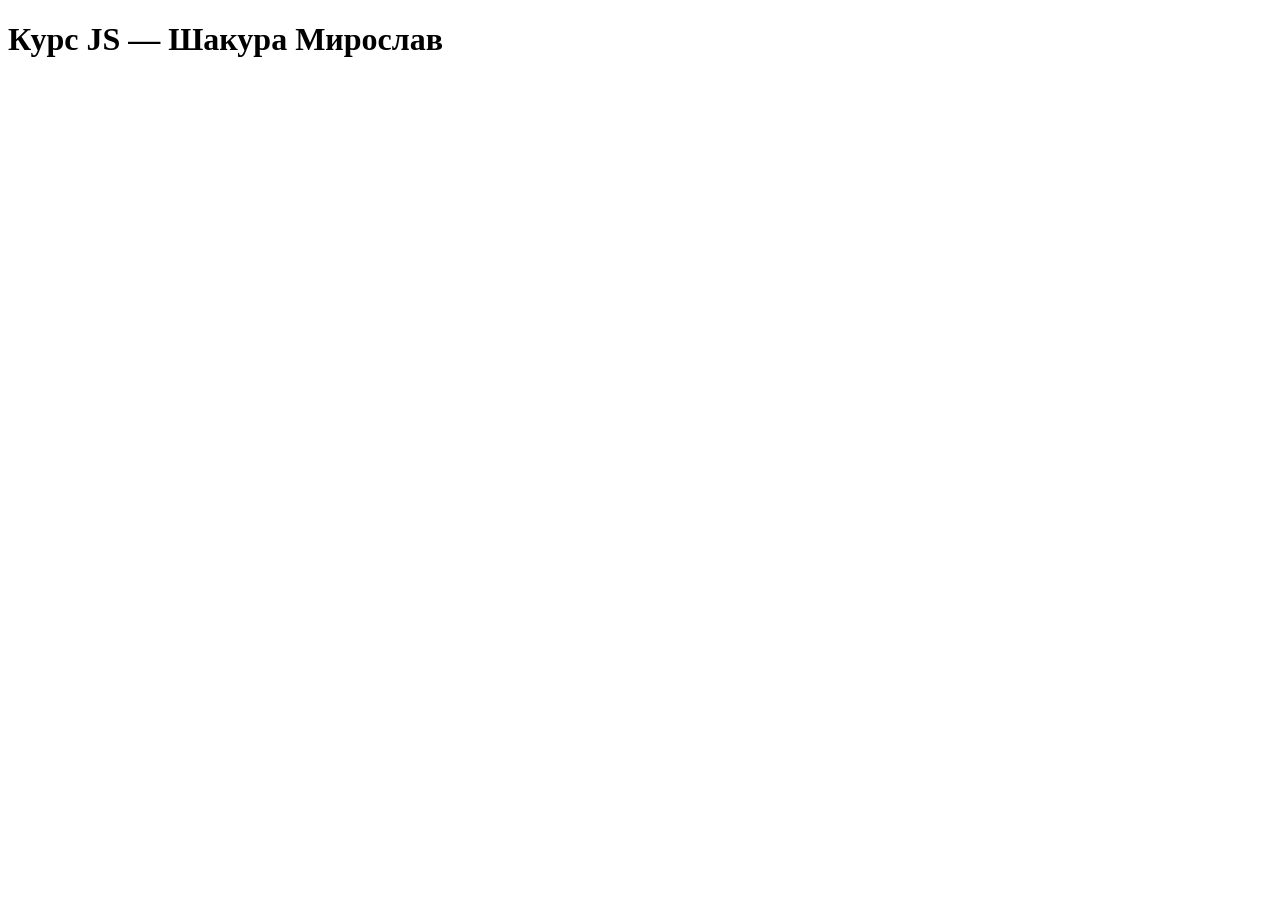
<file: task0/index.html>
<!DOCTYPE html>
<html lang="ru">
<head>
    <meta charset="UTF-8">
    <meta name="viewport" content="width=device-width, initial-scale=1.0">
    <title>Курс JS</title>
</head>
<body>
    <h1>Курс JS — Шакура Мирослав</h1>
</body>
</html>
</file>
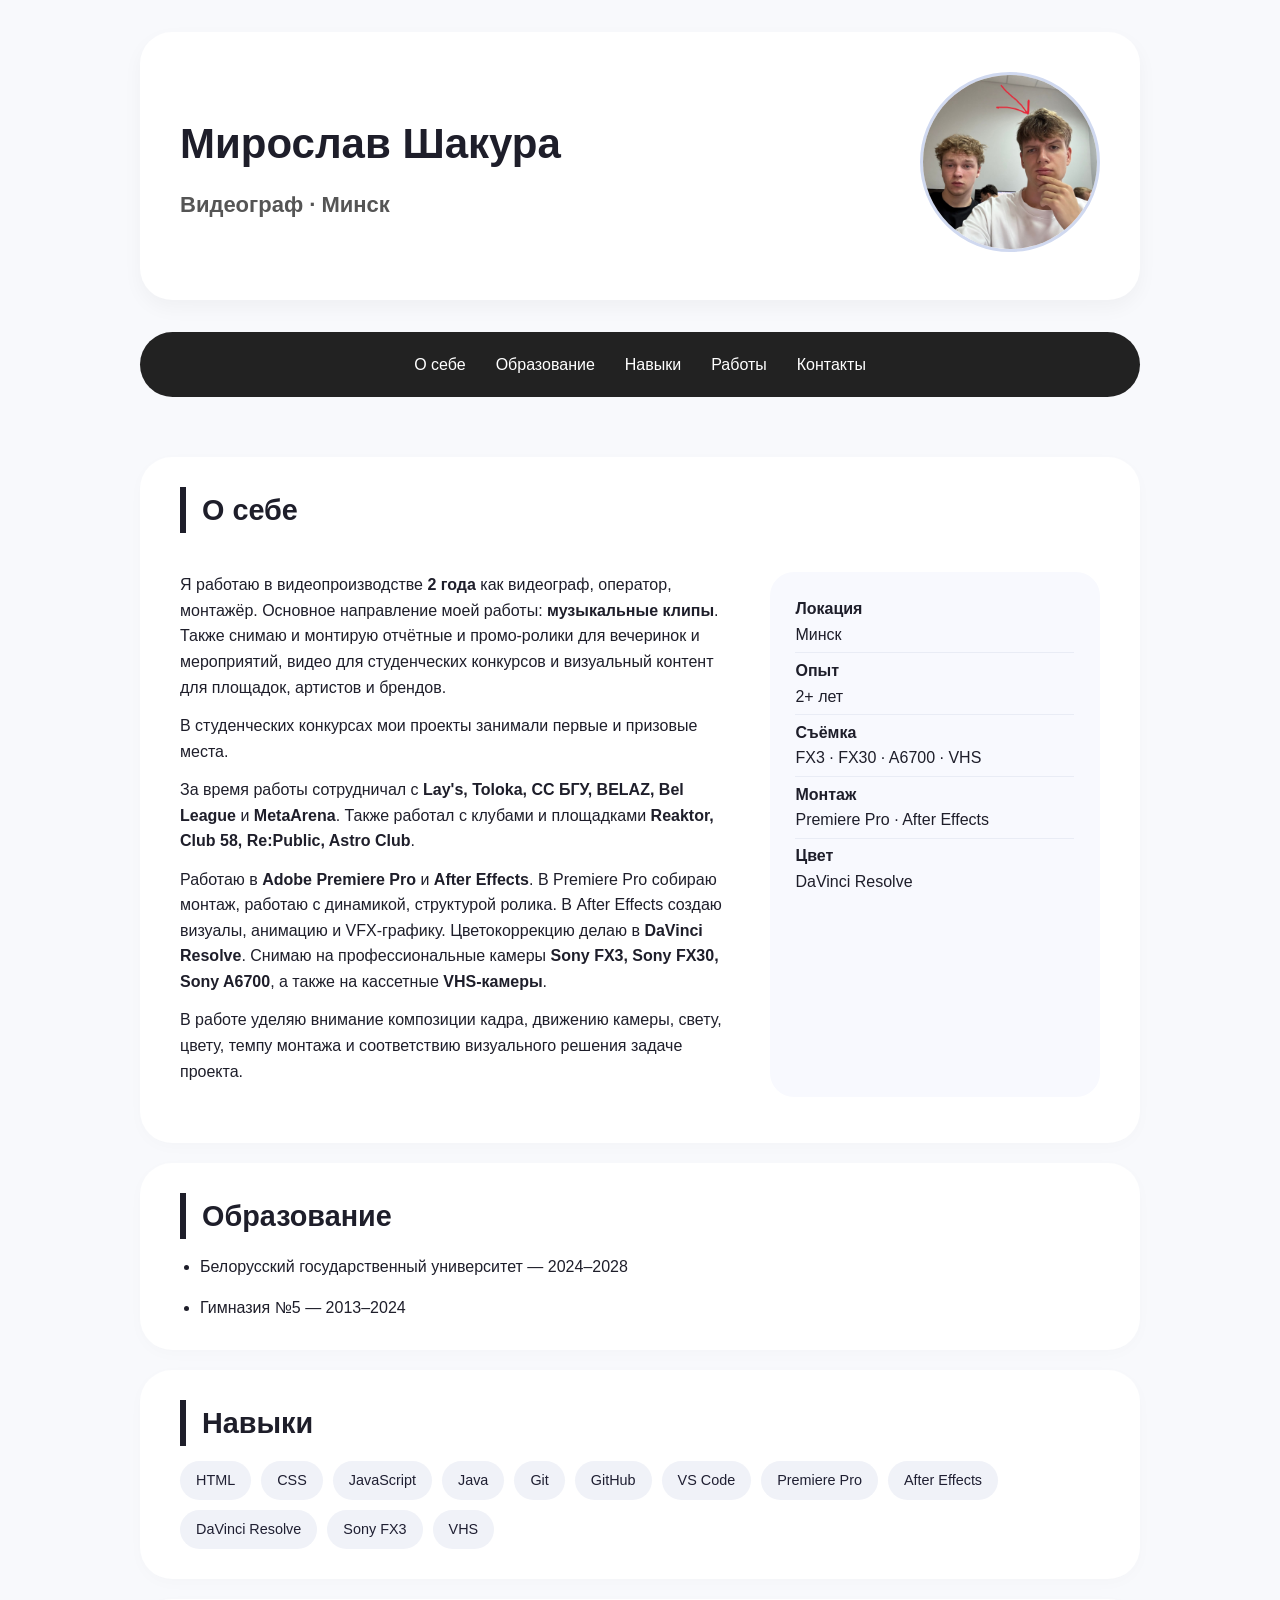
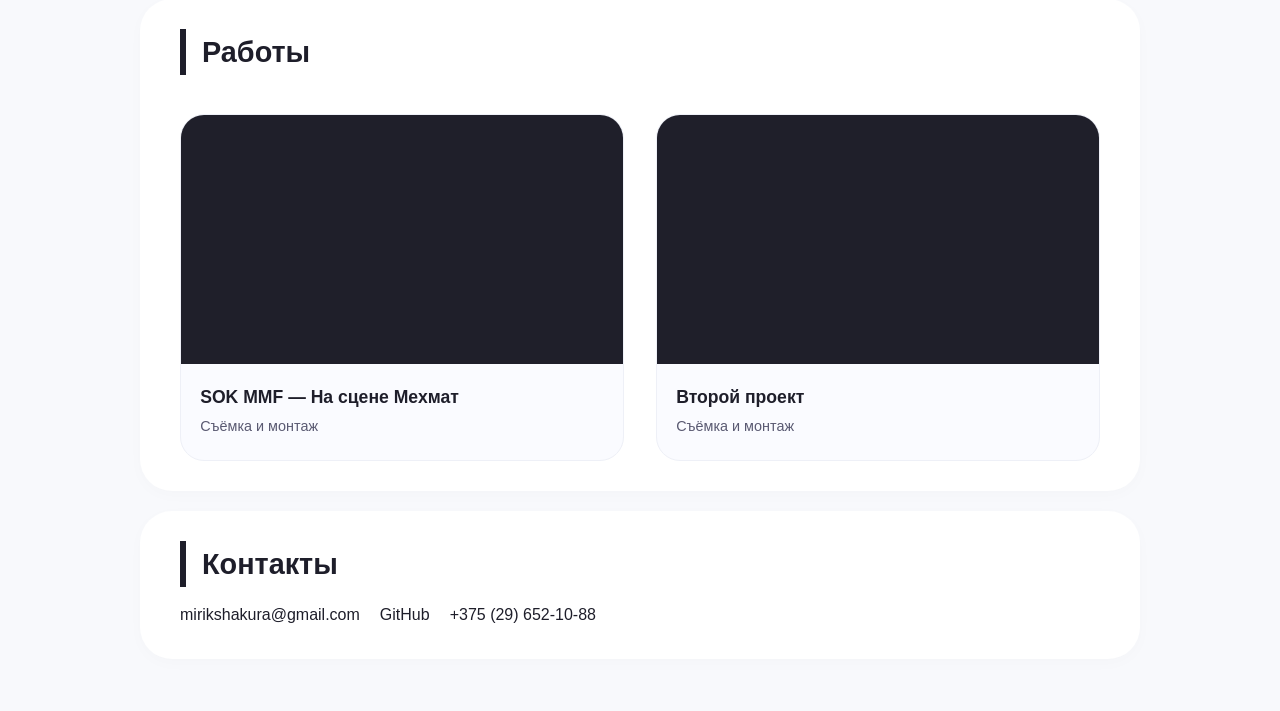
<file: task1/index.html>
<!DOCTYPE html>
<html lang="ru">
<head>
    <meta charset="utf-8">
    <meta name="viewport" content="width=device-width, initial-scale=1">
    <title>Мирослав Шакура — Видеограф</title>
    <link rel="stylesheet" href="style.css">
</head>

<body>

    <header>
        <article class="header-info">
            <h1>Мирослав Шакура</h1>
            <h2>Видеограф · Минск</h2>
        </article>

        <aside class="avatar">
            <img src="IMG_3292.JPG" alt="Фотография профиля">
        </aside>
    </header>

    <nav>
        <a href="#about">О себе</a>
        <a href="#education">Образование</a>
        <a href="#skills">Навыки</a>
        <a href="#works">Работы</a>
        <a href="#contacts">Контакты</a>
    </nav>

    <main>

        <section id="about">
            <h2>О себе</h2>

            <article class="profile-description">
                <div>
                    <p>
                        Я работаю в видеопроизводстве <strong>2 года</strong> как видеограф, оператор, монтажёр.
                        Основное направление моей работы: <strong>музыкальные клипы</strong>. Также снимаю и монтирую
                        отчётные и промо-ролики для вечеринок и мероприятий, видео для студенческих конкурсов
                        и визуальный контент для площадок, артистов и брендов.
                    </p>
                    <p>
                        В студенческих конкурсах мои проекты занимали первые и призовые места.
                    </p>
                    <p>
                        За время работы сотрудничал с <strong>Lay's, Toloka, СС БГУ, BELAZ, Bel League</strong> и
                        <strong>MetaArena</strong>. Также работал с клубами и площадками
                        <strong>Reaktor, Club 58, Re:Public, Astro Club</strong>.
                    </p>
                    <p>
                        Работаю в <strong>Adobe Premiere Pro</strong> и <strong>After Effects</strong>.
                        В Premiere Pro собираю монтаж, работаю с динамикой, структурой ролика.
                        В After Effects создаю визуалы, анимацию и VFX-графику.
                        Цветокоррекцию делаю в <strong>DaVinci Resolve</strong>.
                        Снимаю на профессиональные камеры <strong>Sony FX3, Sony FX30, Sony A6700</strong>,
                        а также на кассетные <strong>VHS-камеры</strong>.
                    </p>
                    <p>
                        В работе уделяю внимание композиции кадра, движению камеры, свету, цвету,
                        темпу монтажа и соответствию визуального решения задаче проекта.
                    </p>
                </div>

                <ul class="meta-list">
                    <li><strong>Локация</strong><br>Минск</li>
                    <li><strong>Опыт</strong><br>2+ лет</li>
                    <li><strong>Съёмка</strong><br>FX3 · FX30 · A6700 · VHS</li>
                    <li><strong>Монтаж</strong><br>Premiere Pro · After Effects</li>
                    <li><strong>Цвет</strong><br>DaVinci Resolve</li>
                </ul>
            </article>
        </section>

        <section id="education">
            <h2>Образование</h2>

            <article>
                <ul>
                    <li>Белорусский государственный университет — 2024–2028</li>
                    <li>Гимназия №5 — 2013–2024</li>
                </ul>
            </article>
        </section>

        <section id="skills">
            <h2>Навыки</h2>

            <article class="skills-list">
                <span>HTML</span>
                <span>CSS</span>
                <span>JavaScript</span>
                <span>Java</span>
                <span>Git</span>
                <span>GitHub</span>
                <span>VS Code</span>
                <span>Premiere Pro</span>
                <span>After Effects</span>
                <span>DaVinci Resolve</span>
                <span>Sony FX3</span>
                <span>VHS</span>
            </article>
        </section>

        <section id="works">
            <h2>Работы</h2>

            <div class="works-grid">
                <article class="work-card">
                    <div class="video-thumb">
                        <iframe
                            src="https://www.youtube.com/embed/B03XNXGkGkQ"
                            title="SOK MMF — На сцене Мехмат"
                            allow="accelerometer; autoplay; clipboard-write; encrypted-media; gyroscope; picture-in-picture"
                            allowfullscreen>
                        </iframe>
                    </div>
                    <div class="card-body">
                        <h3>SOK MMF — На сцене Мехмат</h3>
                        <p>Съёмка и монтаж</p>
                    </div>
                </article>

                <article class="work-card">
                    <div class="video-thumb">
                        <iframe
                            src="https://www.youtube.com/embed/8S8RasQkDYM"
                            title="Пример работы 2"
                            allow="accelerometer; autoplay; clipboard-write; encrypted-media; gyroscope; picture-in-picture"
                            allowfullscreen>
                        </iframe>
                    </div>
                    <div class="card-body">
                        <h3>Второй проект</h3>
                        <p>Съёмка и монтаж</p>
                    </div>
                </article>
            </div>
        </section>

        <section id="contacts">
            <h2>Контакты</h2>

            <address>
                <a href="mailto:mirikshakura@gmail.com">mirikshakura@gmail.com</a>
                <a href="https://github.com/" target="_blank">GitHub</a>
                <a href="tel:+375296521088">+375 (29) 652-10-88</a>
            </address>
        </section>

    </main>

</body>
</html>
</file>
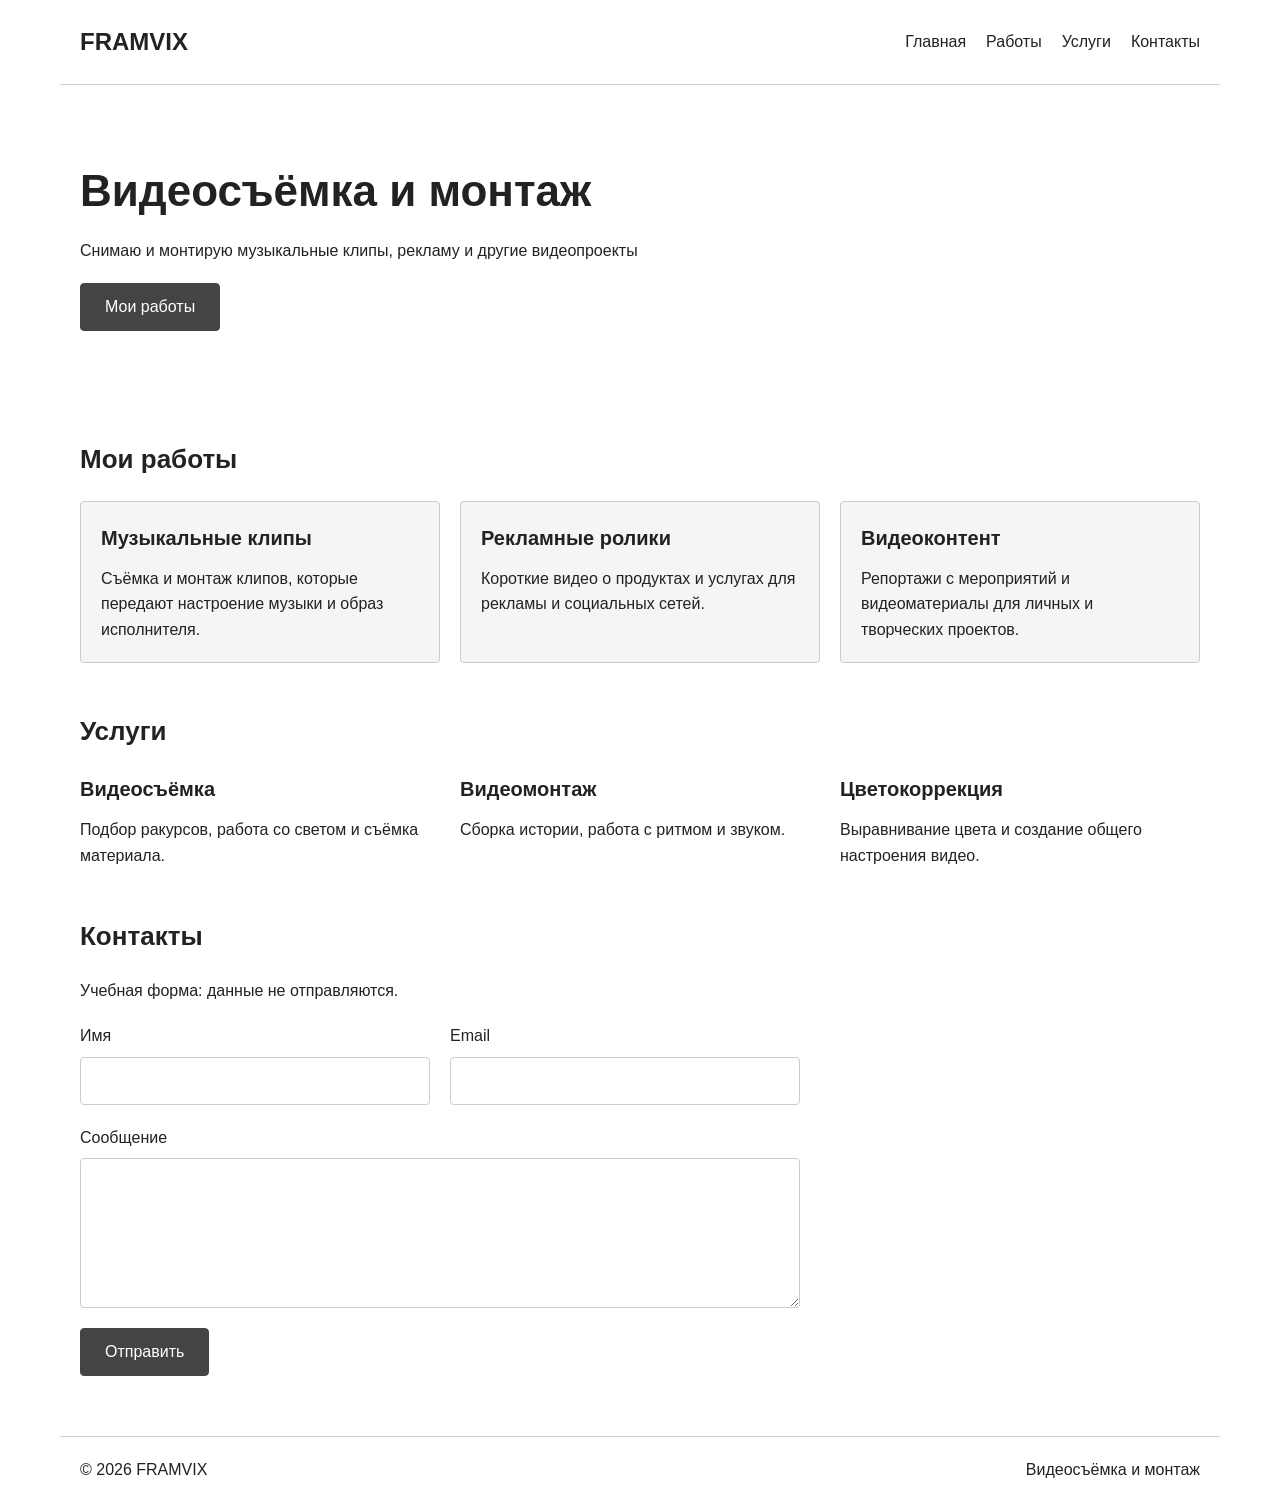
<file: task2/index.html>
<!DOCTYPE html>
<html lang="ru">
<head>
    <meta charset="UTF-8">
    <meta name="viewport" content="width=device-width, initial-scale=1">
    <title>FRAMVIX — Видеосъёмка и монтаж</title>
    <link rel="stylesheet" href="style.css">
</head>
<body>
    <header class="header container">
        <a class="logo" href="#home">FRAMVIX</a>
        <nav class="nav" aria-label="Основная навигация">
            <a href="#home">Главная</a>
            <a href="#projects">Работы</a>
            <a href="#services">Услуги</a>
            <a href="#contact">Контакты</a>
        </nav>
        <!-- Только изображение меню: раскрытие по заданию не требуется. -->
        <div class="hamburger" role="img" aria-label="Меню">
            <span></span>
            <span></span>
            <span></span>
        </div>
    </header>

    <main class="container">
        <section class="hero" id="home" aria-labelledby="hero-title">
            <h1 id="hero-title">Видеосъёмка и монтаж</h1>
            <p>Снимаю и монтирую музыкальные клипы, рекламу и другие видеопроекты</p>
            <a class="button" href="#projects">Мои работы</a>
        </section>

        <section class="projects" id="projects" aria-labelledby="projects-title">
            <h2 id="projects-title">Мои работы</h2>
            <div class="projects-grid">
                <article class="project-card">
                    <h3>Музыкальные клипы</h3>
                    <p>Съёмка и монтаж клипов, которые передают настроение музыки и образ исполнителя.</p>
                </article>
                <article class="project-card">
                    <h3>Рекламные ролики</h3>
                    <p>Короткие видео о продуктах и услугах для рекламы и социальных сетей.</p>
                </article>
                <article class="project-card">
                    <h3>Видеоконтент</h3>
                    <p>Репортажи с мероприятий и видеоматериалы для личных и творческих проектов.</p>
                </article>
            </div>
        </section>

        <section class="services" id="services" aria-labelledby="services-title">
            <h2 id="services-title">Услуги</h2>
            <div class="services-grid">
                <div>
                    <h3>Видеосъёмка</h3>
                    <p>Подбор ракурсов, работа со светом и съёмка материала.</p>
                </div>
                <div>
                    <h3>Видеомонтаж</h3>
                    <p>Сборка истории, работа с ритмом и звуком.</p>
                </div>
                <div>
                    <h3>Цветокоррекция</h3>
                    <p>Выравнивание цвета и создание общего настроения видео.</p>
                </div>
            </div>
        </section>

        <section class="contact" id="contact" aria-labelledby="contact-title">
            <h2 id="contact-title">Контакты</h2>
            <p id="form-note">Учебная форма: данные не отправляются.</p>
            <form class="contact-form" aria-describedby="form-note">
                <div class="field">
                    <label for="name">Имя</label>
                    <input type="text" id="name" name="name" autocomplete="name">
                </div>
                <div class="field">
                    <label for="email">Email</label>
                    <input type="email" id="email" name="email" autocomplete="email">
                </div>
                <div class="field field-wide">
                    <label for="message">Сообщение</label>
                    <textarea id="message" name="message" rows="5"></textarea>
                </div>
                <button class="button" type="button">Отправить</button>
            </form>
        </section>
    </main>

    <footer class="footer container">
        <p>© 2026 FRAMVIX</p>
        <p>Видеосъёмка и монтаж</p>
    </footer>
</body>
</html>
</file>
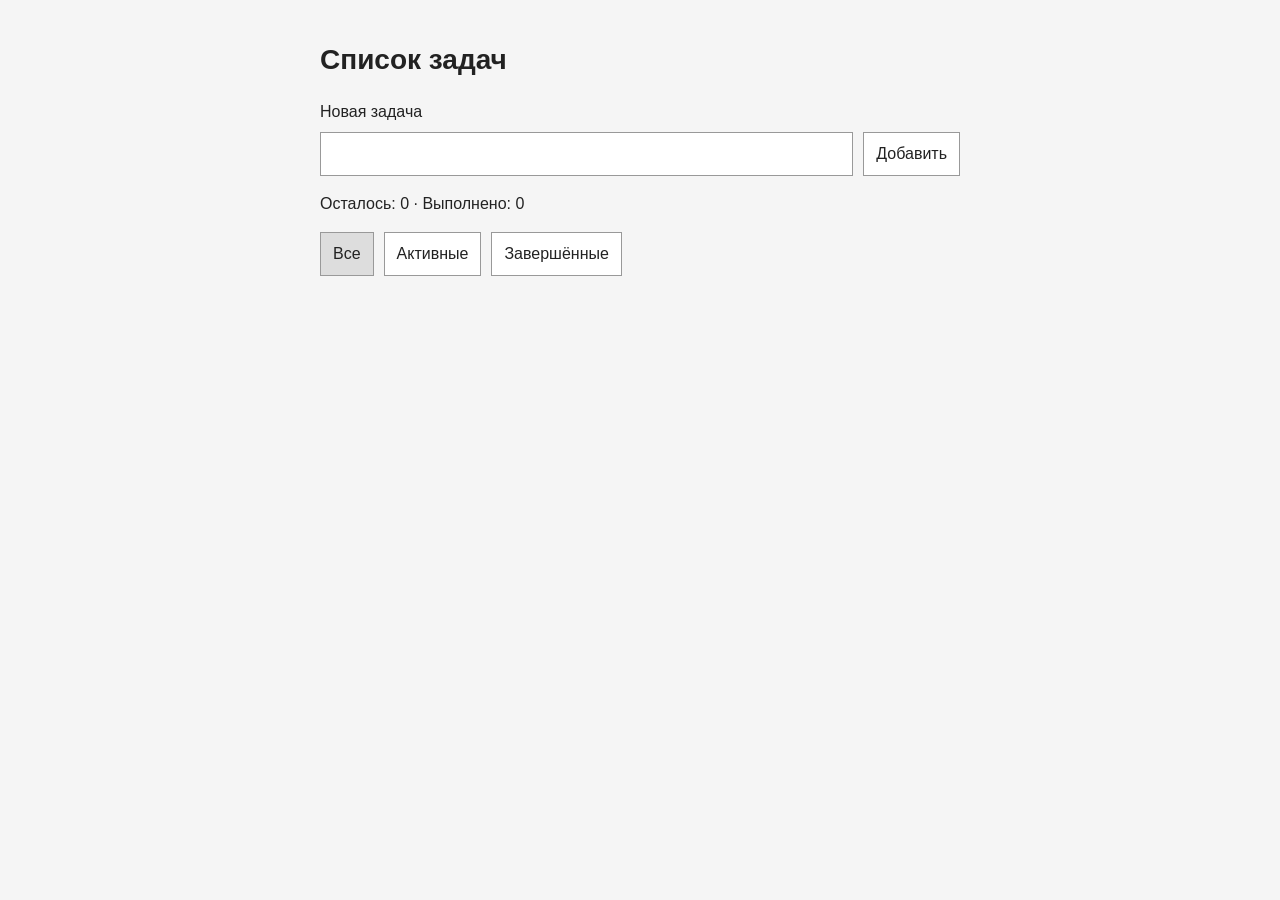
<file: task3/index.html>
<!DOCTYPE html>
<html lang="ru">
<head>
    <meta charset="UTF-8">
    <meta name="viewport" content="width=device-width, initial-scale=1">
    <title>Список задач</title>
    <link rel="stylesheet" href="style.css">
    <script src="script.js" defer></script>
</head>
<body>
    <main>
        <h1>Список задач</h1>
        <form id="task-form">
            <label for="task-input">Новая задача</label>
            <div class="add-task">
                <input id="task-input" type="text" autocomplete="off">
                <button type="submit">Добавить</button>
            </div>
        </form>
        <p>Осталось: <span id="remaining">0</span> · Выполнено: <span id="completed">0</span></p>
        <div class="filters" aria-label="Фильтры задач">
            <button type="button" data-filter="all" aria-pressed="true">Все</button>
            <button type="button" data-filter="active" aria-pressed="false">Активные</button>
            <button type="button" data-filter="completed" aria-pressed="false">Завершённые</button>
        </div>
        <ul id="task-list"></ul>
    </main>
</body>
</html>
</file>
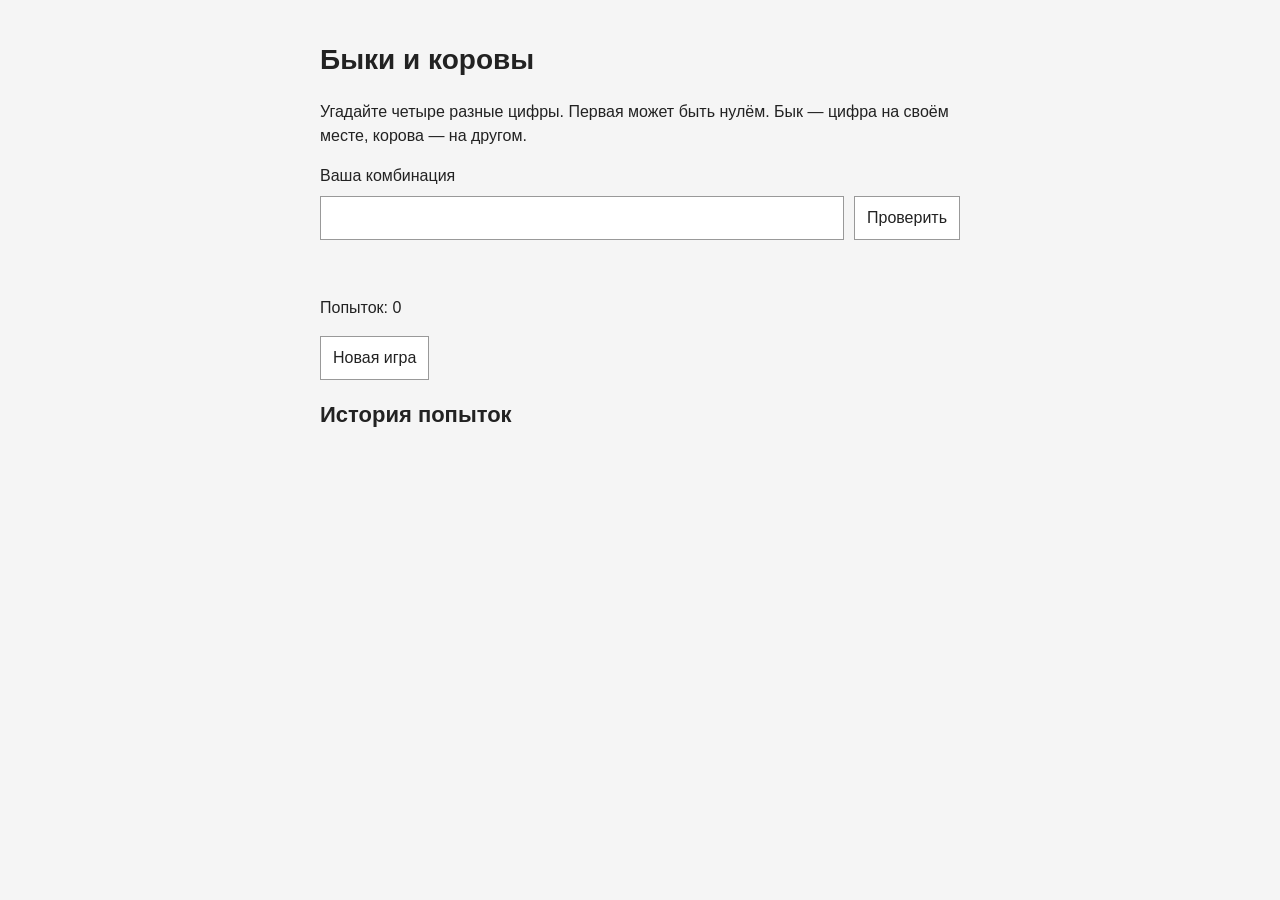
<file: task4/index.html>
<!DOCTYPE html>
<html lang="ru">
<head>
    <meta charset="UTF-8">
    <meta name="viewport" content="width=device-width, initial-scale=1">
    <title>Быки и коровы</title>
    <link rel="stylesheet" href="style.css">
    <script src="script.js" defer></script>
</head>
<body>
    <main>
        <h1>Быки и коровы</h1>
        <p>Угадайте четыре разные цифры. Первая может быть нулём. Бык — цифра на своём месте, корова — на другом.</p>
        <form id="guess-form" novalidate>
            <label for="guess-input">Ваша комбинация</label>
            <div class="guess-row">
                <input id="guess-input" type="text" inputmode="numeric" autocomplete="off" aria-describedby="message">
                <button id="check-button" type="submit">Проверить</button>
            </div>
        </form>
        <p id="message" role="status"></p>
        <p>Попыток: <span id="attempts">0</span></p>
        <button id="new-game" type="button">Новая игра</button>
        <h2>История попыток</h2>
        <ol id="history"></ol>
    </main>
</body>
</html>
</file>
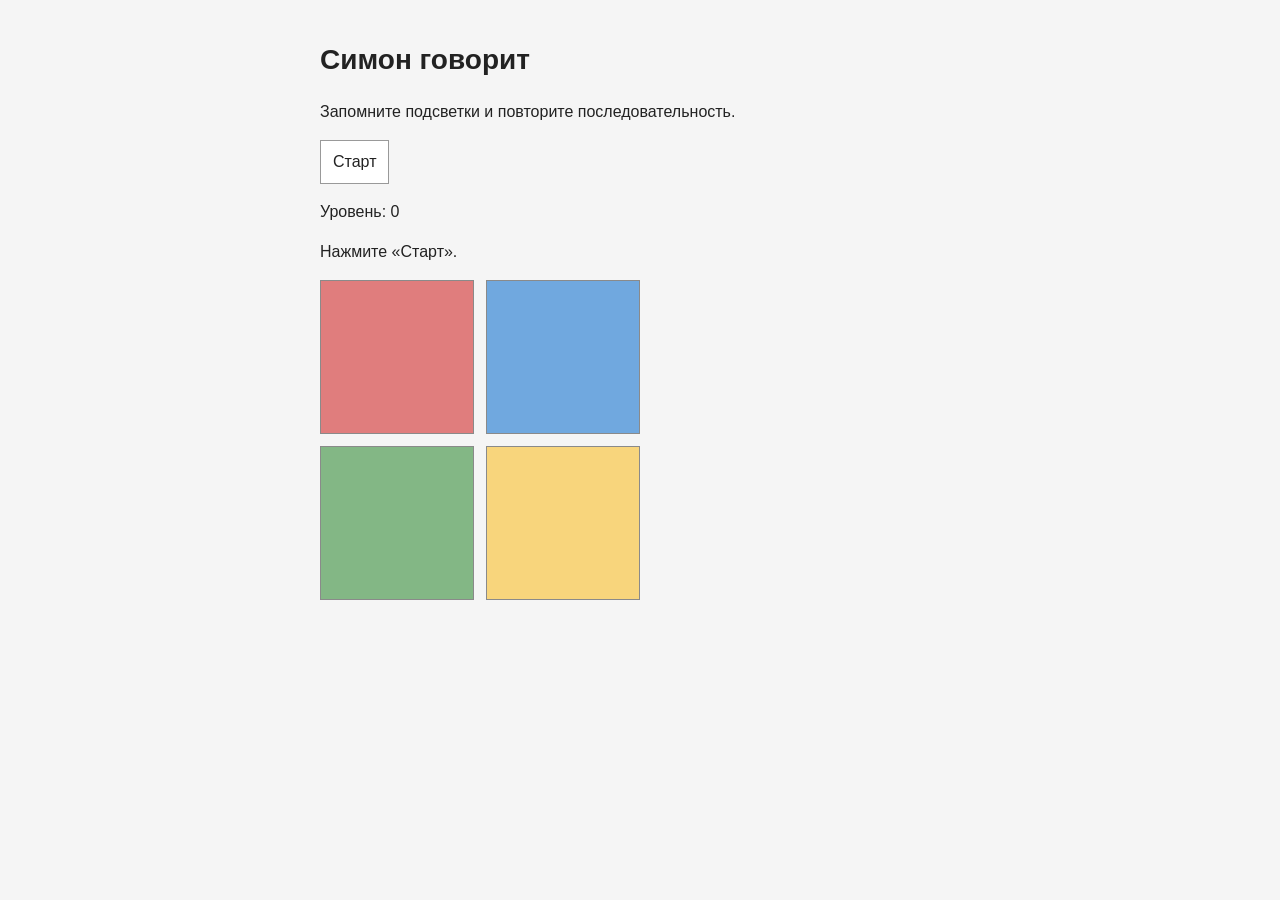
<file: task5/index.html>
<!DOCTYPE html>
<html lang="ru">
<head>
    <meta charset="UTF-8">
    <meta name="viewport" content="width=device-width, initial-scale=1">
    <title>Симон говорит</title>
    <link rel="stylesheet" href="style.css">
    <script src="script.js" defer></script>
</head>
<body>
    <main>
        <h1>Симон говорит</h1>
        <p>Запомните подсветки и повторите последовательность.</p>
        <button id="start" type="button">Старт</button>
        <p>Уровень: <span id="level">0</span></p>
        <p id="status" role="status">Нажмите «Старт».</p>
        <div class="board" role="group" aria-label="Игровые кнопки">
            <button class="color-button red" type="button" aria-label="Красный"></button>
            <button class="color-button blue" type="button" aria-label="Синий"></button>
            <button class="color-button green" type="button" aria-label="Зелёный"></button>
            <button class="color-button yellow" type="button" aria-label="Жёлтый"></button>
        </div>
    </main>
</body>
</html>
</file>
<file: task1/style.css>
* {
    box-sizing: border-box;
    margin: 0;
    padding: 0;
}

body {
    font-family: 'Segoe UI', Roboto, Arial, sans-serif;
    background: #f8f9fc;
    color: #1e1e2a;
    line-height: 1.6;
    padding: 2rem 1.5rem;
    max-width: 1200px;
    margin: 0 auto;

    display: flex;
    flex-direction: column;
    align-items: center;
}

/* ===== HEADER ===== */

header {
    width: 100%;
    max-width: 1000px;

    display: flex;
    justify-content: space-between;
    align-items: center;
    gap: 40px;

    padding: 40px;
    background: #ffffff;
    border-radius: 2rem;
    box-shadow: 0 8px 20px rgba(0, 0, 0, 0.04);
    margin-bottom: 2rem;
}

.header-info {
    display: flex;
    flex-direction: column;
    gap: 10px;
}

.header-info h1 {
    margin: 0;
    font-size: 42px;
}

.header-info h2 {
    margin: 0;
    font-size: 22px;
    color: #555;
}

.header-info .tagline {
    margin: 0;
    background: #eef2ff;
    display: inline-block;
    padding: 0.3rem 1.2rem;
    border-radius: 40px;
    font-size: 0.9rem;
    color: #2a2a4a;
    font-weight: 500;
}

.avatar img {
    width: 180px;
    height: 180px;
    border-radius: 50%;
    object-fit: cover;
    border: 3px solid #d0d9f0;
}

/* ===== NAV ===== */

nav {
    width: 100%;
    max-width: 1000px;

    display: flex;
    justify-content: center;
    align-items: center;
    flex-wrap: wrap;
    gap: 30px;

    padding: 20px;
    background: #222;
    border-radius: 60px;
    margin-bottom: 2.5rem;
}

nav a {
    color: white;
    text-decoration: none;
}

nav a:hover {
    color: #5ba8ff;
    text-decoration: underline;
}

/* ===== MAIN ===== */

main {
    width: 100%;
    max-width: 1000px;

    display: flex;
    flex-direction: column;
    gap: 20px;

    padding: 20px 0;
}

/* ===== SECTIONS ===== */

section {
    display: flex;
    flex-direction: column;
    gap: 15px;

    padding: 30px 40px;
    background: white;
    border-radius: 2rem;
    box-shadow: 0 4px 16px rgba(0, 0, 0, 0.02);
}

section h2 {
    margin: 0;
    font-size: 1.8rem;
    font-weight: 600;
    border-left: 6px solid #1e1e2a;
    padding-left: 1rem;
}

/* ===== EDUCATION ===== */

#education ul {
    display: flex;
    flex-direction: column;
    gap: 15px;
    padding-left: 20px;
}

/* ===== SKILLS ===== */

.skills-list {
    display: flex;
    flex-wrap: wrap;
    gap: 10px;
}

.skills-list span {
    padding: 8px 16px;
    background: #f0f2f8;
    border-radius: 30px;
    font-size: 0.9rem;
    font-weight: 500;
    color: #1f1f32;
}

/* ===== ABOUT ===== */

.profile-description {
    display: flex;
    flex-wrap: wrap;
    gap: 2rem;
    margin: 1.5rem 0 1rem;
}

.profile-description > div {
    flex: 2;
    min-width: 280px;
}

.profile-description p {
    margin-bottom: 0.8rem;
}

.meta-list {
    flex: 1;
    min-width: 200px;
    list-style: none;
    background: #f8f9fe;
    padding: 1.2rem 1.6rem;
    border-radius: 1.5rem;
}

.meta-list li {
    padding: 0.3rem 0;
    border-bottom: 1px solid #e9ecf5;
}

.meta-list li:last-child {
    border-bottom: none;
}

/* ===== WORKS ===== */

.works-grid {
    display: flex;
    flex-wrap: wrap;
    gap: 2rem;
    margin-top: 1.5rem;
}

.work-card {
    flex: 1 1 260px;
    background: #fafbff;
    border-radius: 1.5rem;
    overflow: hidden;
    border: 1px solid #eef0f7;
}

.video-thumb {
    position: relative;
    width: 100%;
    padding-bottom: 56.25%;
    background: #1f1f2a;
    overflow: hidden;
}

.video-thumb iframe {
    position: absolute;
    top: 0;
    left: 0;
    width: 100%;
    height: 100%;
    border: 0;
}

.card-body {
    padding: 1.2rem 1.2rem 1.4rem;
}

.card-body h3 {
    font-size: 1.1rem;
    font-weight: 600;
    margin-bottom: 0.2rem;
}

.card-body p {
    color: #5a5a72;
    font-size: 0.9rem;
}

/* ===== CONTACTS ===== */

address {
    display: flex;
    flex-wrap: wrap;
    gap: 20px;
    font-style: normal;
}

address a {
    color: #1e1e2a;
    text-decoration: none;
    font-weight: 500;
    border-bottom: 1px solid transparent;
}

address a:hover {
    border-bottom-color: #1e1e2a;
}
</file>
<file: task2/style.css>
:root {
    --color-bg: #ffffff;
    --color-text: #222222;
    --color-accent: #444444;
    --color-border: #cccccc;
    --color-surface: #f5f5f5;
    --spacing: 20px;
}

* {
    box-sizing: border-box;
}

body {
    margin: 0;
    background: var(--color-bg);
    color: var(--color-text);
    font-family: Arial, sans-serif;
    line-height: 1.6;
    display: grid;
    grid-template-columns: minmax(0, 1fr);
    grid-template-rows: auto 1fr auto;
    min-height: 100vh;
}

.container {
    width: 100%;
    max-width: 1160px;
    margin: 0 auto;
    padding: var(--spacing);
}

h1, h2, h3, p {
    margin: 0;
}

h1 {
    font-size: 32px;
    line-height: 1.2;
}

h2 {
    font-size: 26px;
    margin-bottom: var(--spacing);
}

h3 {
    font-size: 20px;
}

.header, .nav, .footer {
    display: flex;
    align-items: center;
    justify-content: space-between;
    gap: var(--spacing);
}

.header {
    border-bottom: 1px solid var(--color-border);
}

.logo, .nav a {
    display: flex;
    align-items: center;
    min-width: 44px;
    min-height: 44px;
    color: var(--color-text);
    text-decoration: none;
}

.logo {
    font-size: 24px;
    font-weight: bold;
}

.nav {
    display: none;
}

.nav a:hover, .logo:hover {
    text-decoration: underline;
}

.hamburger {
    display: flex;
    flex-direction: column;
    align-items: center;
    justify-content: center;
    gap: 5px;
    width: 44px;
    height: 44px;
}

.hamburger span {
    width: 24px;
    height: 2px;
    background: var(--color-accent);
}

main {
    display: grid;
    grid-template-columns: minmax(0, 1fr);
    gap: 48px;
}

.hero {
    display: flex;
    flex-direction: column;
    align-items: flex-start;
    gap: var(--spacing);
    padding: 40px 0;
}

.hero p {
    max-width: 600px;
}

.button {
    display: inline-flex;
    align-items: center;
    justify-content: center;
    min-width: 44px;
    min-height: 44px;
    padding: 10px 24px;
    border: 1px solid var(--color-accent);
    border-radius: 4px;
    background: var(--color-accent);
    color: var(--color-bg);
    font: inherit;
    text-decoration: none;
    cursor: pointer;
    transition: background-color 0.2s;
}

.button:hover {
    background-color: var(--color-text);
}

a:focus, button:focus, input:focus, textarea:focus {
    outline: 2px solid var(--color-accent);
    outline-offset: 3px;
}

.projects-grid, .services-grid, .contact-form {
    display: grid;
    grid-template-columns: minmax(0, 1fr);
    gap: var(--spacing);
}

.project-card {
    display: flex;
    flex-direction: column;
    gap: 12px;
    padding: var(--spacing);
    border: 1px solid var(--color-border);
    border-radius: 4px;
    background: var(--color-surface);
}

.services-grid p {
    margin-top: 12px;
}

.contact-form {
    max-width: 720px;
    margin-top: var(--spacing);
}

.field {
    display: flex;
    flex-direction: column;
    gap: 8px;
    min-width: 0;
}

input, textarea {
    width: 100%;
    min-height: 44px;
    padding: 10px;
    border: 1px solid var(--color-border);
    border-radius: 4px;
    background: var(--color-bg);
    color: var(--color-text);
    font: inherit;
}

textarea {
    resize: vertical;
}

input:hover, textarea:hover {
    border-color: var(--color-accent);
}

.contact-form .button {
    justify-self: start;
}

.footer {
    flex-direction: column;
    align-items: flex-start;
    gap: 8px;
    margin-top: 40px;
    border-top: 1px solid var(--color-border);
}

/* Планшеты: от 768px. */
@media (min-width: 768px) {
    .nav {
        display: flex;
    }

    .hamburger {
        display: none;
    }

    .projects-grid, .services-grid, .contact-form {
        grid-template-columns: repeat(2, minmax(0, 1fr));
    }

    .field-wide {
        grid-column: 1 / -1;
    }

    .footer {
        flex-direction: row;
        align-items: center;
    }
}

/* Десктоп: от 1200px. */
@media (min-width: 1200px) {
    .projects-grid, .services-grid {
        grid-template-columns: repeat(3, minmax(0, 1fr));
    }

    .hero {
        padding: 60px 0;
    }

    h1 {
        font-size: 44px;
    }
}
</file>
<file: task3/style.css>
* {
    box-sizing: border-box;
}

body {
    margin: 0;
    padding: 20px;
    background: #f5f5f5;
    color: #222;
    font-family: Arial, sans-serif;
    line-height: 1.5;
}

main {
    max-width: 640px;
    margin: 0 auto;
}

h1 {
    font-size: 28px;
}

button, input {
    font: inherit;
}

button {
    min-height: 44px;
    padding: 8px 12px;
    border: 1px solid #999;
    background: #fff;
    color: #222;
    cursor: pointer;
}

button:hover, button[aria-pressed="true"] {
    background: #ddd;
}

button:focus, input:focus {
    outline: 2px solid #444;
    outline-offset: 2px;
}

.add-task, .filters, li, li label {
    display: flex;
    align-items: center;
    gap: 10px;
}

.add-task {
    margin-top: 8px;
}

#task-input {
    width: 100%;
    min-width: 0;
    min-height: 44px;
    padding: 8px;
    border: 1px solid #999;
}

.filters {
    flex-wrap: wrap;
}

ul {
    padding: 0;
    list-style: none;
}

li {
    justify-content: space-between;
    margin-bottom: 10px;
    padding: 10px;
    border: 1px solid #ccc;
    background: #fff;
}

li label {
    min-width: 0;
}

li span {
    overflow-wrap: anywhere;
}

li input {
    flex-shrink: 0;
}

.completed {
    text-decoration: line-through;
}
</file>
<file: task4/style.css>
* {
    box-sizing: border-box;
}

body {
    margin: 0;
    padding: 20px;
    background: #f5f5f5;
    color: #222;
    font-family: Arial, sans-serif;
    line-height: 1.5;
}

main {
    max-width: 640px;
    margin: 0 auto;
}

h1 {
    font-size: 28px;
}

h2 {
    font-size: 22px;
}

button, input {
    min-height: 44px;
    padding: 8px 12px;
    border: 1px solid #999;
    background: #fff;
    color: #222;
    font: inherit;
}

button {
    cursor: pointer;
}

button:hover {
    background: #ddd;
}

button:focus, input:focus {
    outline: 2px solid #444;
    outline-offset: 2px;
}

button:disabled, input:disabled {
    background: #ddd;
    cursor: default;
}

.guess-row {
    display: flex;
    gap: 10px;
    margin-top: 8px;
}

input {
    width: 100%;
    min-width: 0;
}

#message {
    min-height: 24px;
}

li {
    margin-bottom: 8px;
}
</file>
<file: task5/style.css>
* {
    box-sizing: border-box;
}

body {
    margin: 0;
    padding: 20px;
    background: #f5f5f5;
    color: #222;
    font-family: Arial, sans-serif;
    line-height: 1.5;
}

main {
    max-width: 640px;
    margin: 0 auto;
}

h1 {
    font-size: 28px;
}

button {
    min-height: 44px;
    padding: 8px 12px;
    border: 1px solid #999;
    background: #fff;
    color: #222;
    font: inherit;
    cursor: pointer;
}

#start:hover {
    background: #ddd;
}

button:focus-visible {
    outline: 2px solid #222;
    outline-offset: 3px;
}

.board {
    display: grid;
    grid-template-columns: repeat(2, 1fr);
    gap: 12px;
    max-width: 320px;
}

.color-button {
    aspect-ratio: 1;
    opacity: 0.6;
    border: 1px solid #444;
}

.red {
    background: #d32f2f;
}

.blue {
    background: #1976d2;
}

.green {
    background: #388e3c;
}

.yellow {
    background: #fbc02d;
}

.active {
    opacity: 1;
}
</file>
